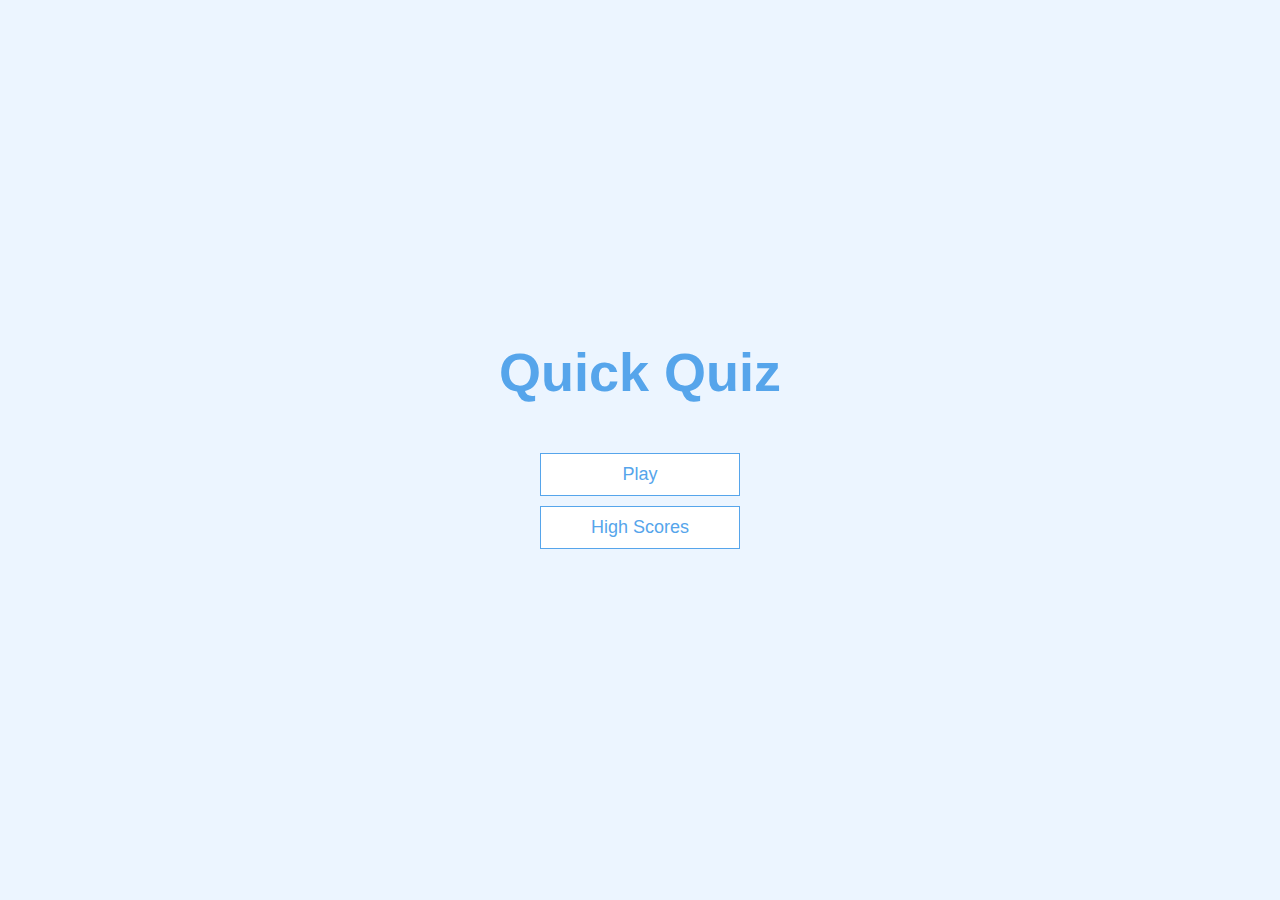
<file: index.html>
<!DOCTYPE html>
<html lang="en">
<head>
    <meta charset="UTF-8">
    <meta name="viewport" content="width=device-width, initial-scale=1.0">
    <title>Quick Quiz</title>
    <link rel="stylesheet" href="./app.css">
</head>
<body>
    <div class="container">
        <div id="home" class="flex-center flex-column">
            <h1> Quick Quiz</h1>
            <a href="./game.html" class="btn">Play</a>
            <a href="./highscores.html" class="btn">High Scores</a>
        </div>
    </div>
</body>
</html>
</file>
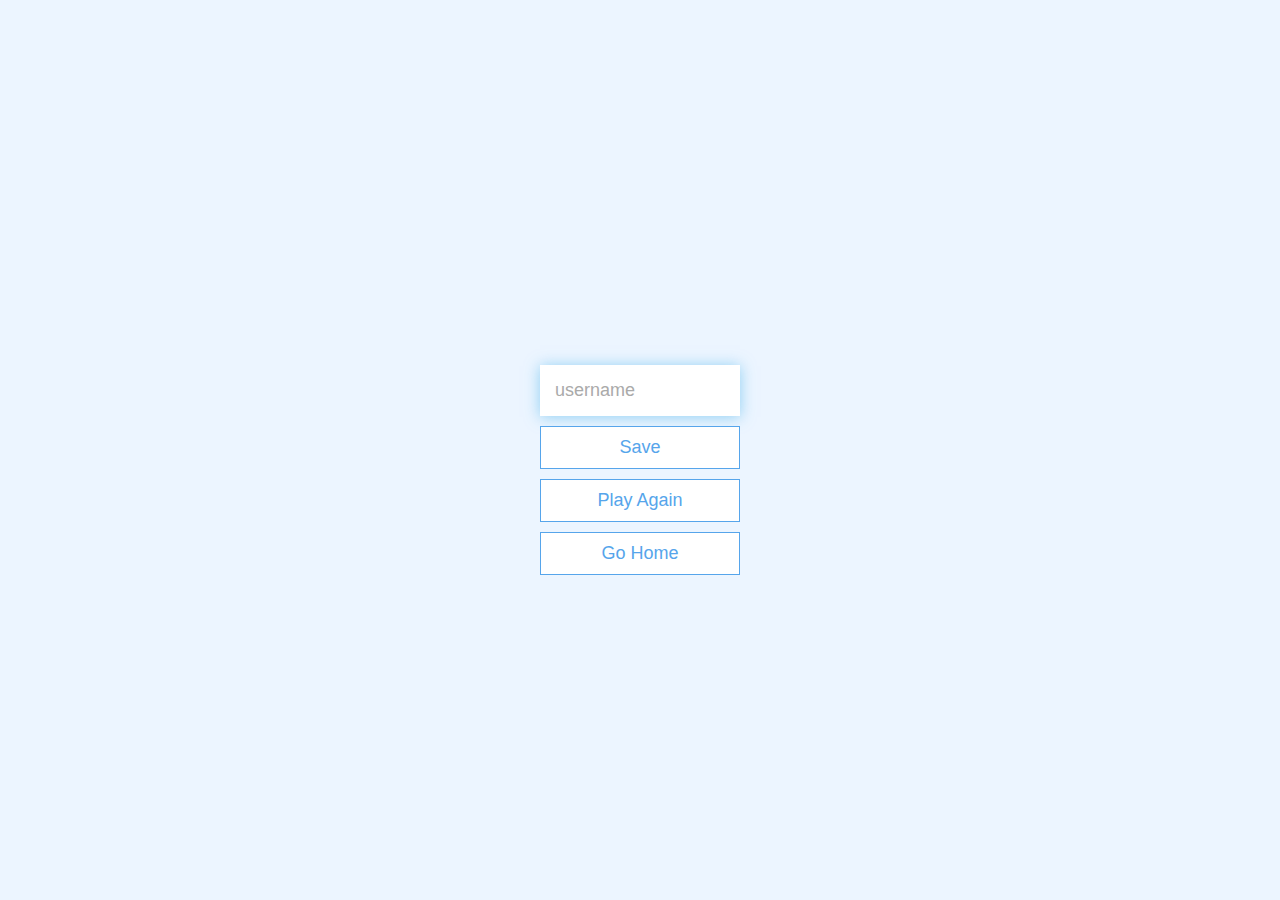
<file: end.html>
<!DOCTYPE html>
<html lang="en">
<head>
    <meta charset="UTF-8">
    <meta name="viewport" content="width=device-width, initial-scale=1.0">
    <title>Congrats!</title>
    <link rel="stylesheet" href="app.css">
</head>
<body>
    <div class="container">
        <div id="end" class="flex-center flex-column">
            <h1 id="finalScore"></h1>
            <form >
                <input type="text" name = "username" id="username" placeholder="username">
                <button 
                type="submit" 
                class="btn"
                id="saveScoreBtn" 
                onclick="saveHighScore(event)"
                disabled
                > Save </button>
            </form>
            <a href="./game.html" class="btn">Play Again</a>
            <a href="./" class="btn">Go Home</a>
        </div>
    </div>
    <script src="end.js"></script>
</body>
</html>
</file>
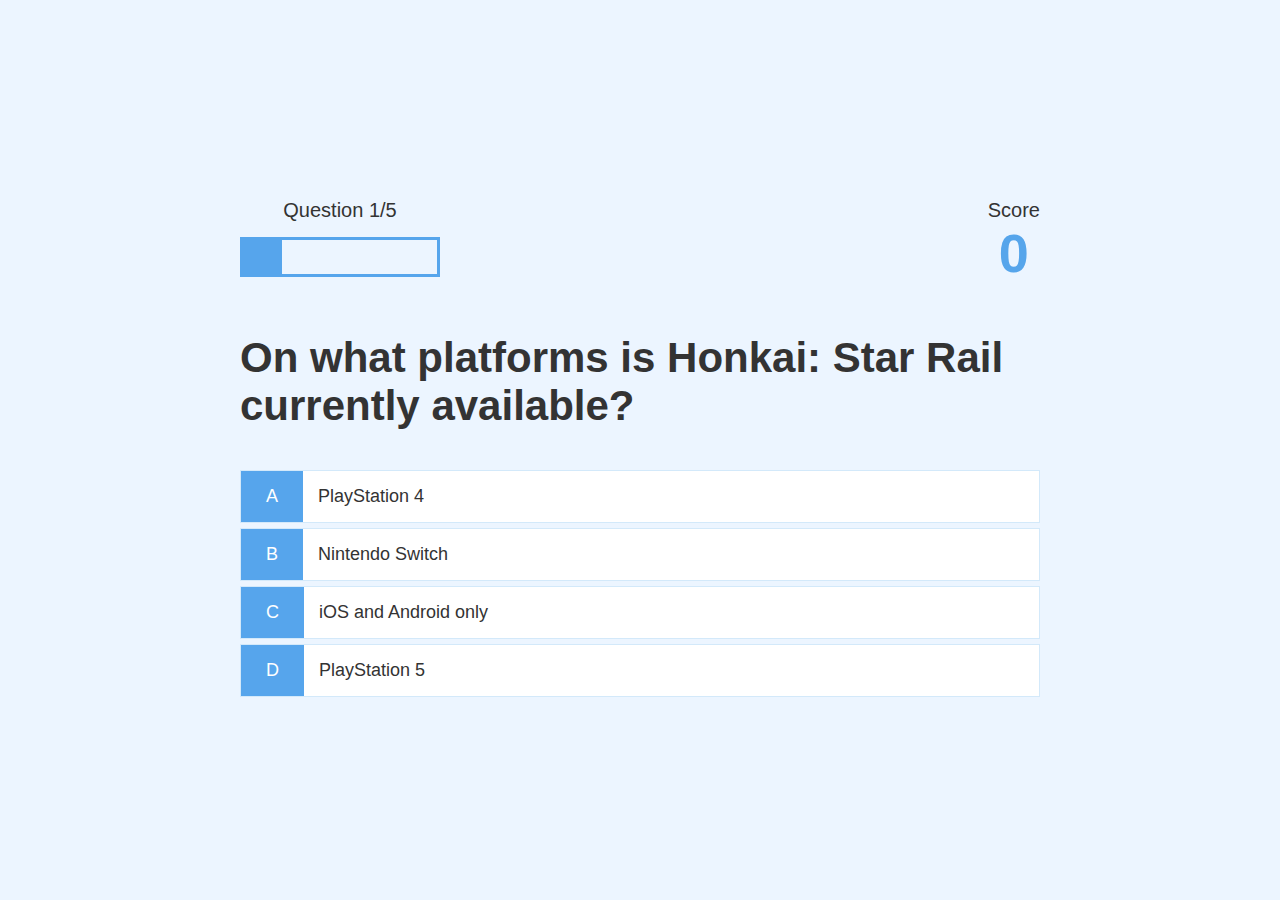
<file: game.html>
<!DOCTYPE html>
<html lang="en">
<head>
    <meta charset="UTF-8">
    <meta name="viewport" content="width=device-width, initial-scale=1.0">
    <title>Quick Quiz - Play</title>
    <link rel="stylesheet" href="app.css">
    <link rel="stylesheet" href="game.css">
</head>
<body>
    <div class="container">
        <div id="loader"></div>
        <div id="game" class="justify-center flex-column hidden">
            <div id="hud">
                <div id="hud-item">
                    <p id="progressText" class="hud-prefix">
                        Question
                    </p>
                    <div id="progressBar">
                        <div id="progressBarFull">

                        </div>
                    </div>
                    </h1>
                </div>
                <div id="hud-item">
                    <p class="hud-prefix">
                        Score
                    </p>
                    <h1 class="hud-main-text" id="score">
                        0
                    </h1>
                </div>
            </div>
            <h2 id="question"></h2>
            <div class="choice-container">
                <p class="choice-prefix">A</p>
                <p class="choice-text" data-number ="1"></p>
            </div>
            <div class="choice-container">
                <p class="choice-prefix">B</p>
                <p class="choice-text" data-number ="2"></p>
            </div>
            <div class="choice-container">
                <p class="choice-prefix">C</p>
                <p class="choice-text" data-number ="3"></p>
            </div>
            <div class="choice-container">
                <p class="choice-prefix">D</p>
                <p class="choice-text" data-number ="4"></p>
            </div>
        </div>
    </div>
    <div>
        <script src="game.js"></script>
    </div>
</body>
</html>
</file>
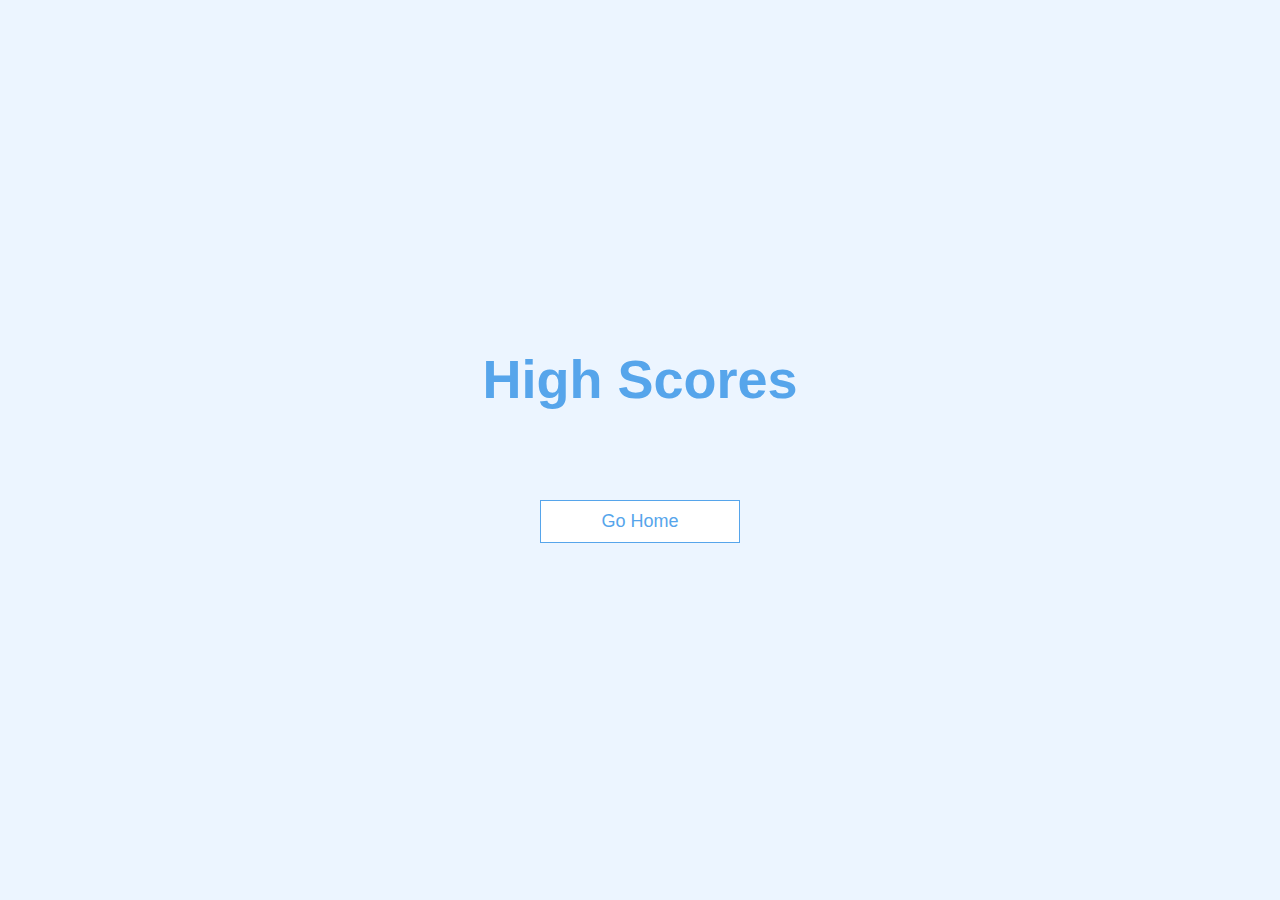
<file: highscores.html>
<!DOCTYPE html>
<html lang="en">
<head>
    <meta charset="UTF-8">
    <meta name="viewport" content="width=device-width, initial-scale=1.0">
    <title>High Scores</title>
    <link rel="stylesheet" href="app.css">
    <link rel="stylesheet" href="highscores.css">
</head>
<body>
    <div class="container">
        <div id="highScores" class="flex-center flex-column">
          <h1 id="finalScore">High Scores</h1>
          <ul id="highScoresList"></ul>
          <a class="btn" href="./">Go Home</a>
        </div>
      </div>
    <script src="highscores.js"></script>
</body>
</html>
</file>
<file: app.css>
:root{
    background-color: #ecf5ff;
    font-size: 62.5%; 
}
*{
    box-sizing: border-box;
    font-family: Arial, Helvetica, sans-serif;
    margin: 0;
    padding: 0;
    color: #333;
}
h1,
h2,
h3,
h4{
    margin-bottom: 1rem;
}
h1{
    font-size: 5.4rem;
    color: #56a5eb;
    margin-bottom: 5rem;
}
h1 > span{
    font-size: 2.4rem;
    font-weight: 500;
}
h2{
    font-size: 4.2rem;
    margin-bottom: 4rem;
    font-weight: 700;
}
h3{
    font-size: 2.8rem;
    font-weight: 500;
}
.container{
    width: 100vw;
    height: 100vh;
    display: flex;
    justify-content: center;
    align-items: center;
    max-width: 80rem;
    margin: 0 auto;
}
.container > *{
    width: 100%;
}
.flex-column{
    display: flex;
    flex-direction: column;
}
.flex-center{
    justify-content: center;
    align-items: center;
}
.justify-center{
    justify-content: center;
}
.text-center{
    text-align: center;
}
.hidden{
    display: none;
}
/* BUTTON */
.btn{
    text-decoration: none;
    width: 20rem;
    font-size: 1.8rem;
    padding: 1rem 0;
    text-align: center;
    border: 0.1rem solid #56a5eb ;
    margin-bottom: 1rem;
    color: #56a5eb;
    background-color: white;
}
.btn:hover{
    cursor: pointer;
    box-shadow: 0 0.4rem 1.4rem 0 rgba(86, 185, 235, 062.5%);
    transform: translate(-0.1rem);
    transition: transform 150ms;
}
.btn[disabled]:hover{
    cursor: not-allowed;
    box-shadow: none;
    transform: none;
}


/* FORMS */
form{
    width: 100%;
    display: flex;
    flex-direction: column;
    align-items: center;
}
input{
    margin-bottom: 1rem;
    width: 20rem;
    padding: 1.5rem;
    font-size: 1.8rem;
    border: none;
    box-shadow:  0 0.1rem 1.4rem 0 rgba(86, 185, 235, 062.5%);
}
input::placeholder{
    color: #aaa;
}
</file>
<file: game.css>
.choice-container{
    display: flex;
    margin-bottom: 0.5rem;
    width: 100%;
    font-size: 1.8rem;
    border: 0.1rem solid rgba(36, 143, 230, 0.2);
    background-color: white;
}
.choice-container:hover{
    cursor: pointer;
    box-shadow: 0 0.4rem 1.4rem 0 rgba(86, 185, 235, 062.5%);
    transform: translateY(-0.1rem);
    transition: transform 150ms;
}
.choice-prefix{
    padding: 1.5rem 2.5rem;
    background-color: #56a5ec;
    color: white;
}
.choice-text{
    width: 100%;
    padding: 1.5rem;   
}
.correct{
    background-color: green;
}
.incorrect{
    background-color: #dc3545;
}


/* HUD */
#hud{
    display: flex;
    justify-content: space-between;
}
.hud-prefix{
    text-align: center;
    font-size: 2rem;
}
.hud-main-text{
    text-align: center;
}

/* Progress Bar*/
#progressBar{
    width: 20rem;
    height: 4rem;
    border: 0.3rem solid #56a5ec;
    margin-top: 1.5rem;
}

#progressBarFull{
    height: 3.7rem;
    background-color: #56a5ec;
    width: 0%;
}
/* LOADER */
@keyframes spin {
    0% { transform: rotate(0deg); }
    100% { transform: rotate(360deg); }
  }
#loader{
    border: 1.6rem solid white;
    border-radius: 50%;
    border-top: 1.6rem solid #56a5ec;
    width: 12rem;
    height: 12rem;
    animation: spin 2s linear infinite;
}
</file>
<file: highscores.css>
#highScoresList{
    list-style:none;
    padding: 0;
    margin-bottom: 4rem;

}

.high-score{
    font-size: 2.8rem;
    margin-bottom: 0.5rem;

}
.high-score:hover{
    transform: scale(1.025);
}
</file>
